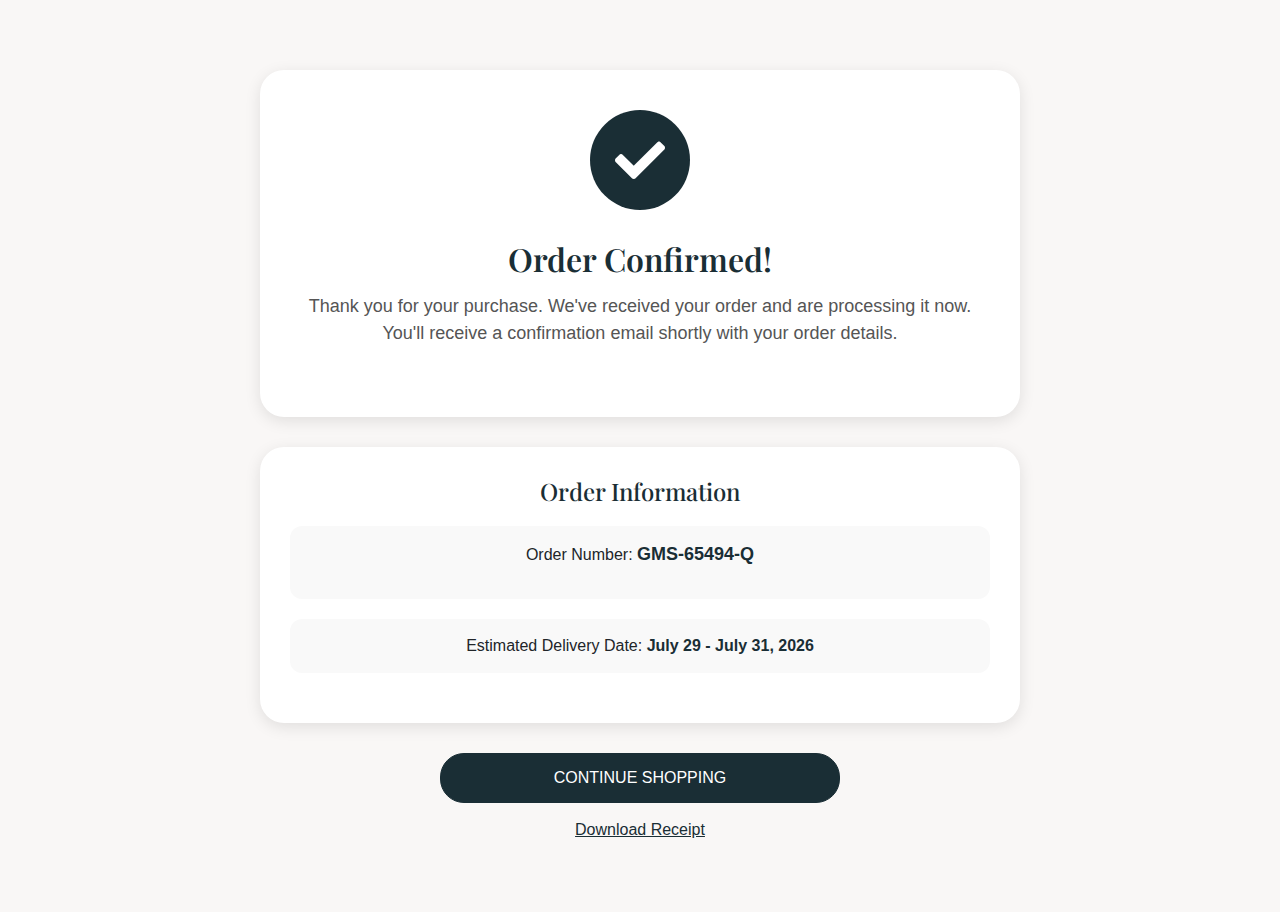
<file: success.html>
<!DOCTYPE html>
<html lang="en">
<head>
    <meta name="viewport" content="width=device-width, initial-scale=1.0, maximum-scale=1.0, user-scalable=no">
    <meta charset="UTF-8">
    <title>Order Confirmed</title>
    <link rel="stylesheet" href="https://maxcdn.bootstrapcdn.com/bootstrap/4.0.0/css/bootstrap.min.css">
    <link href="https://fonts.googleapis.com/css?family=Montserrat" rel="stylesheet">
    <link href="https://fonts.googleapis.com/css?family=Playfair+Display:400,600,700&display=swap" rel="stylesheet">
    <link rel="stylesheet" href="https://cdnjs.cloudflare.com/ajax/libs/font-awesome/5.15.3/css/all.min.css">
    <script src="https://code.jquery.com/jquery-3.6.0.min.js"></script>
    <style>
        body {
            font-family: -apple-system, BlinkMacSystemFont, "Segoe UI", Roboto, Helvetica, Arial, sans-serif;
            background-color: #f9f7f6;
            margin: 0;
            padding: 0;
            box-sizing: border-box;
        }

        *, *:before, *:after {
            box-sizing: inherit;
        }

        h1, h2, h3, h4, h5, h6 {
            font-family: "Playfair Display", serif;
        }

        .site-header {
            padding: 15px 0;
            background-color: #f9f7f6;
            position: sticky;
            top: 0;
            z-index: 100;
            box-shadow: 0 2px 10px rgba(0, 0, 0, 0.05);
        }

        .navigation-bar {
            display: flex;
            justify-content: space-between;
            align-items: center;
            max-width: 1200px;
            margin: 0 auto;
            padding: 0 15px;
        }

        .brand-logo {
            display: block;
            text-decoration: none;
        }

        .logo-image {
            height: auto;
            max-height: 40px;
        }

        .success-container {
            max-width: 800px;
            margin: 50px auto;
            padding: 20px;
        }

        .success-card {
            background-color: white;
            border-radius: 24px;
            box-shadow: 0 4px 16px rgba(0, 0, 0, 0.1);
            padding: 40px;
            text-align: center;
            margin-bottom: 30px;
        }

        .success-icon {
            width: 100px;
            height: 100px;
            background-color: #1a2e35;
            border-radius: 50%;
            display: flex;
            align-items: center;
            justify-content: center;
            margin: 0 auto 30px;
            color: white;
            font-size: 50px;
        }

        .success-title {
            font-size: 32px;
            font-weight: 600;
            margin-bottom: 15px;
            color: #1a2e35;
        }

        .success-message {
            font-size: 18px;
            color: #555;
            margin-bottom: 30px;
            line-height: 1.5;
        }

        .order-details {
            background-color: white;
            border-radius: 24px;
            box-shadow: 0 4px 16px rgba(0, 0, 0, 0.1);
            padding: 30px;
            margin-bottom: 30px;
        }

        .order-details h2 {
            font-size: 24px;
            margin-bottom: 20px;
            color: #1a2e35;
            text-align: center;
        }

        .order-number {
            background-color: #f9f9f9;
            padding: 15px;
            border-radius: 12px;
            margin-bottom: 20px;
            text-align: center;
        }

        .order-number span {
            font-weight: bold;
            font-size: 18px;
            color: #1a2e35;
        }

        .estimated-delivery {
            background-color: #f9f9f9;
            padding: 15px;
            border-radius: 12px;
            margin-bottom: 20px;
            text-align: center;
        }

        .estimated-delivery p {
            margin: 0;
            font-size: 16px;
        }

        .estimated-delivery span {
            font-weight: bold;
            color: #1a2e35;
        }

        .action-buttons {
            display: flex;
            flex-direction: column;
            gap: 15px;
            max-width: 400px;
            margin: 0 auto;
        }

        .btn {
            border-radius: 24px;
            padding: 12px 20px;
            font-size: 16px;
            font-weight: 500;
            transition: all 0.3s;
        }

        .btn-primary {
            background-color: #1a2e35;
            border-color: #1a2e35;
            color: white;
            text-transform: uppercase;
        }

        .btn-primary:hover {
            background-color: #2c3e50;
            border-color: #2c3e50;
        }

        .btn-outline-secondary {
            border-color: #1a2e35;
            color: #1a2e35;
            text-transform: uppercase;
        }

        .btn-outline-secondary:hover {
            background-color: #1a2e35;
            color: white;
        }

        .receipt-link {
            text-align: center;
            margin-top: 15px;
        }

        .receipt-link a {
            color: #1a2e35;
            text-decoration: underline;
        }

        @media (max-width: 768px) {
            .success-container {
                padding: 15px;
                margin: 30px auto;
            }

            .success-card, .order-details {
                padding: 25px;
            }

            .success-icon {
                width: 80px;
                height: 80px;
                font-size: 40px;
            }

            .success-title {
                font-size: 28px;
            }
        }
    </style>
</head>
<body>
    <div class="success-container">
        <div class="success-card">
            <div class="success-icon">
                <i class="fas fa-check"></i>
            </div>
            <h1 class="success-title">Order Confirmed!</h1>
            <p class="success-message">Thank you for your purchase. We've received your order and are processing it now. You'll receive a confirmation email shortly with your order details.</p>
        </div>

        <div class="order-details">
            <h2>Order Information</h2>
            <div class="order-number">
                <p>Order Number: <span id="orderNumber">GMS-59872-X</span></p>
            </div>
            <div class="estimated-delivery">
                <p>Estimated Delivery Date: <span id="deliveryDate">March 25-27, 2025</span></p>
            </div>
        </div>

        <div class="action-buttons">
            <a href="index.html" class="btn btn-primary">Continue Shopping</a>
        </div>

        <div class="receipt-link">
            <a href="#" id="downloadReceipt">Download Receipt</a>
        </div>
    </div>

    <script>
        $(document).ready(function() {
            // Generate random order number
            function generateOrderNumber() {
                const prefix = "GMS";
                const numbers = Math.floor(10000 + Math.random() * 90000);
                const letters = String.fromCharCode(65 + Math.floor(Math.random() * 26));
                return `${prefix}-${numbers}-${letters}`;
            }
            
            function calculateDeliveryDate() {
                const today = new Date();
                const minDelivery = new Date(today);
                const maxDelivery = new Date(today);
                
                minDelivery.setDate(today.getDate() + 5);
                maxDelivery.setDate(today.getDate() + 7);
                
                const options = { month: 'long', day: 'numeric' };
                return `${minDelivery.toLocaleDateString('en-US', options)} - ${maxDelivery.toLocaleDateString('en-US', options)}, ${maxDelivery.getFullYear()}`;
            }
            
            $("#orderNumber").text(generateOrderNumber());
            $("#deliveryDate").text(calculateDeliveryDate());
            
            sessionStorage.setItem("cart", JSON.stringify([]));
            
            $("#downloadReceipt").click(function(e) {
                e.preventDefault();
                alert("Your receipt has been sent to your email address.");
            });
        });
    </script>
</body>
</html>
</file>
